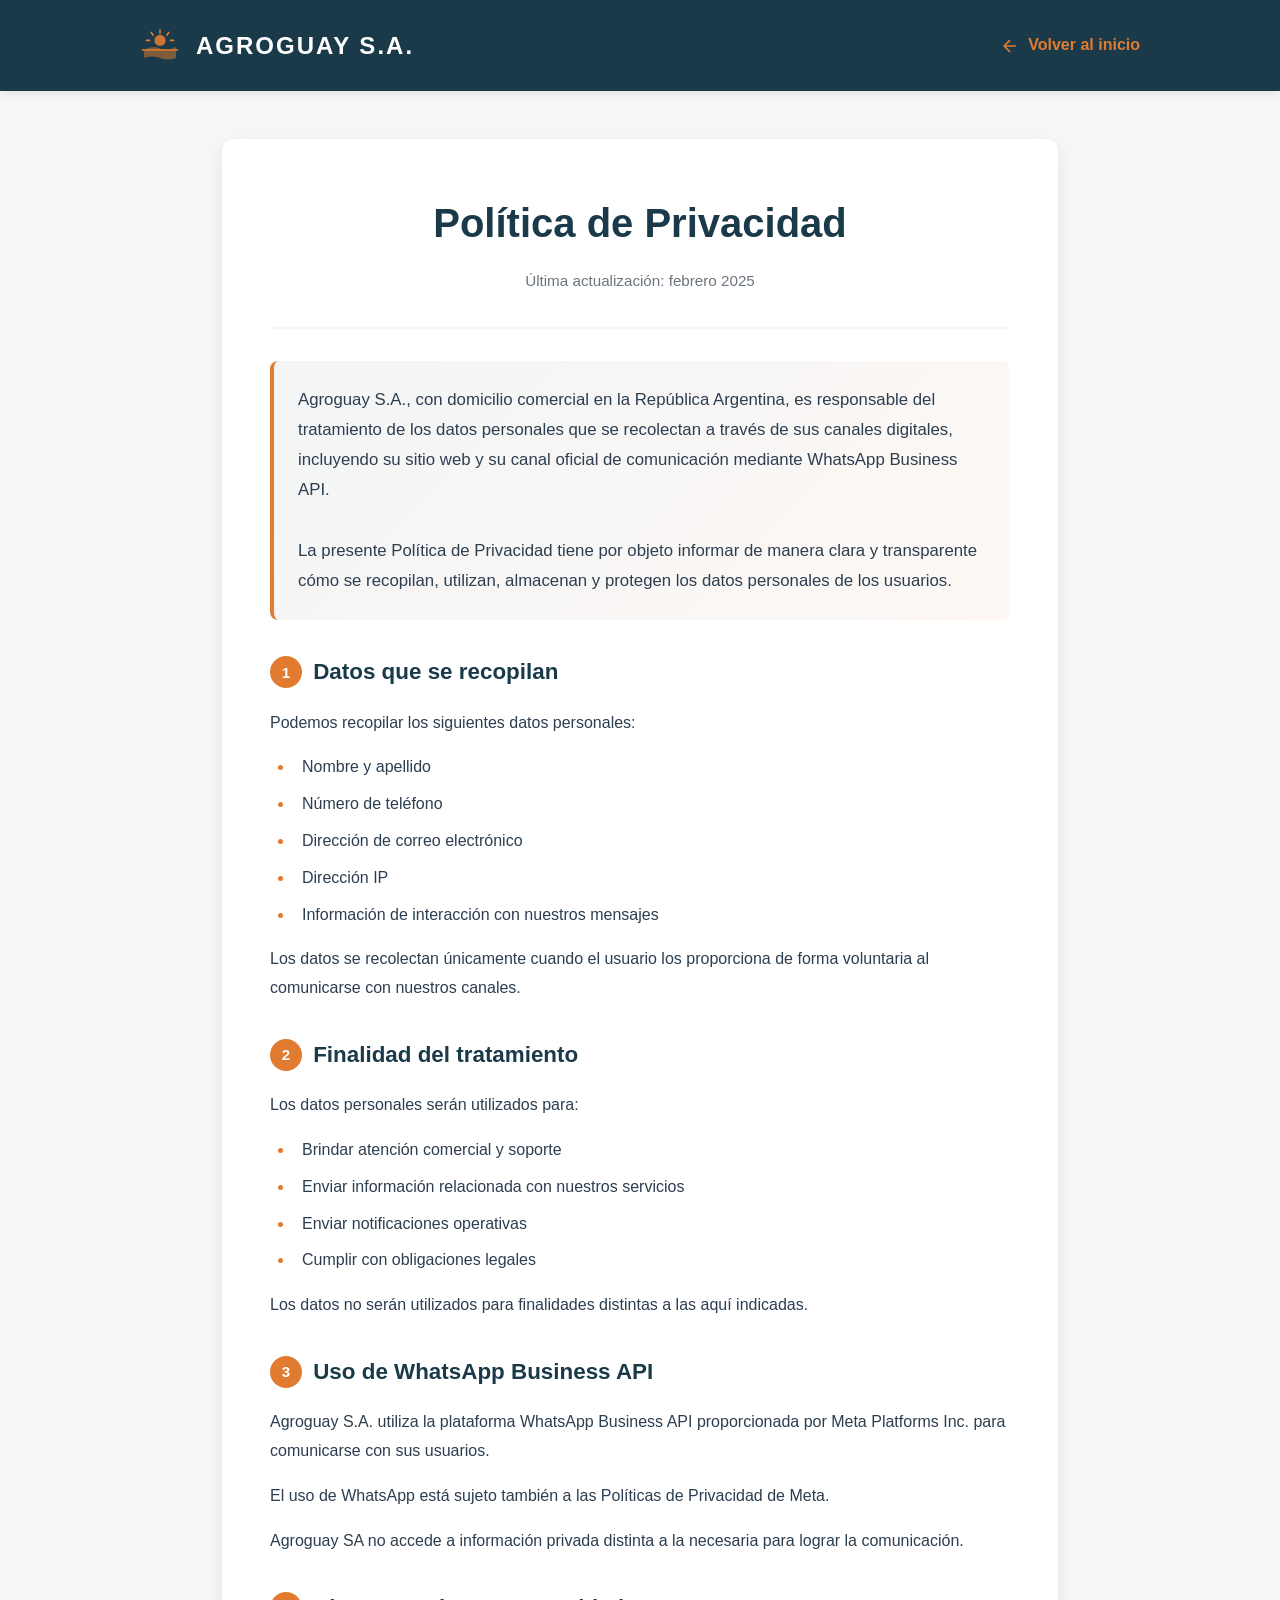
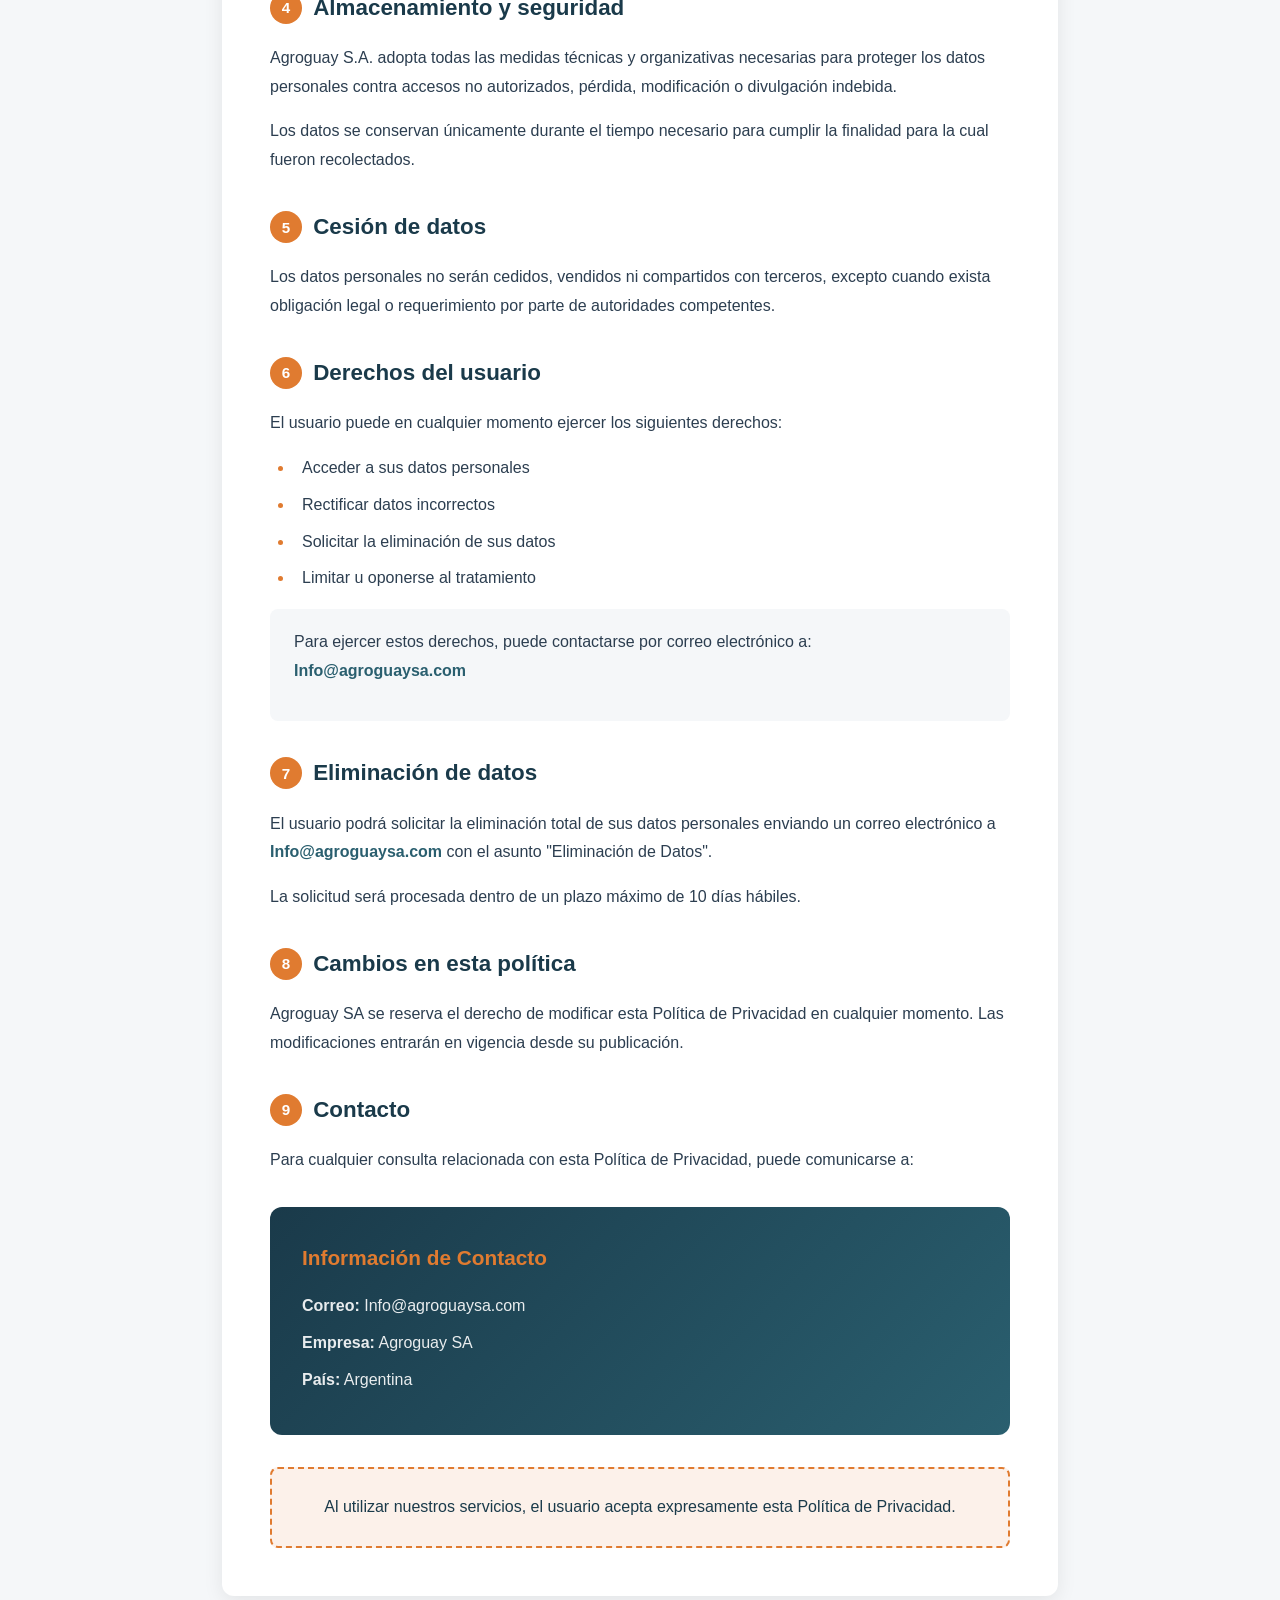
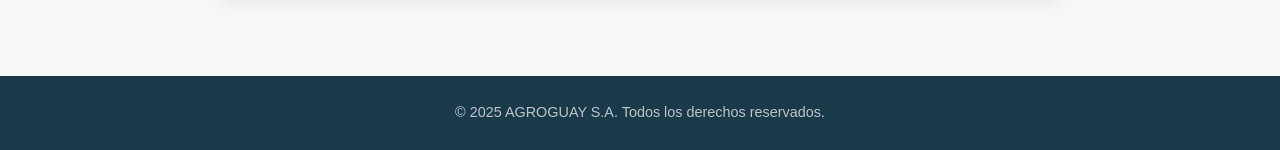
<file: politica-privacidad.html>
<!DOCTYPE html>
<html lang="es">
<head>
    <meta charset="UTF-8">
    <meta name="viewport" content="width=device-width, initial-scale=1.0">
    <title>Política de Privacidad - AGROGUAY S.A.</title>
    <link rel="icon" type="image/svg+xml" href="favicon.svg">
    <style>
        :root {
            --primary-green: #1a3a4a;
            --secondary-green: #2a5f6f;
            --accent-gold: #e07b30;
            --bg-light: #f5f7f9;
            --text-dark: #2c3e50;
            --text-gray: #6c757d;
        }

        * {
            margin: 0;
            padding: 0;
            box-sizing: border-box;
        }

        body {
            font-family: 'Segoe UI', Tahoma, Geneva, Verdana, sans-serif;
            line-height: 1.8;
            color: var(--text-dark);
            background: var(--bg-light);
        }

        /* Header */
        .header {
            background: var(--primary-green);
            color: white;
            padding: 1.5rem 2rem;
            position: sticky;
            top: 0;
            z-index: 100;
            box-shadow: 0 2px 10px rgba(0,0,0,0.1);
        }

        .header-container {
            max-width: 1000px;
            margin: 0 auto;
            display: flex;
            justify-content: space-between;
            align-items: center;
        }

        .logo-container {
            display: flex;
            align-items: center;
            gap: 1rem;
            text-decoration: none;
            color: white;
        }

        .logo-icon {
            width: 40px;
            height: 40px;
            color: var(--accent-gold);
        }

        .logo-icon svg {
            width: 100%;
            height: 100%;
        }

        .logo {
            font-size: 1.5rem;
            font-weight: bold;
            letter-spacing: 2px;
        }

        .back-link {
            color: var(--accent-gold);
            text-decoration: none;
            font-weight: 600;
            transition: all 0.3s ease;
            display: flex;
            align-items: center;
            gap: 0.5rem;
        }

        .back-link:hover {
            color: white;
        }

        /* Main Content */
        .main-content {
            max-width: 900px;
            margin: 0 auto;
            padding: 3rem 2rem;
        }

        .policy-container {
            background: white;
            border-radius: 12px;
            padding: 3rem;
            box-shadow: 0 5px 20px rgba(0,0,0,0.08);
        }

        .policy-title {
            font-size: 2.5rem;
            color: var(--primary-green);
            margin-bottom: 0.5rem;
            text-align: center;
        }

        .policy-date {
            text-align: center;
            color: var(--text-gray);
            font-size: 0.95rem;
            margin-bottom: 2rem;
            padding-bottom: 2rem;
            border-bottom: 2px solid var(--bg-light);
        }

        .policy-intro {
            font-size: 1.05rem;
            margin-bottom: 2rem;
            padding: 1.5rem;
            background: linear-gradient(135deg, rgba(26, 58, 74, 0.05), rgba(224, 123, 48, 0.05));
            border-radius: 8px;
            border-left: 4px solid var(--accent-gold);
        }

        .section {
            margin-bottom: 2rem;
        }

        .section-title {
            font-size: 1.4rem;
            color: var(--primary-green);
            margin-bottom: 1rem;
            display: flex;
            align-items: center;
            gap: 0.7rem;
        }

        .section-number {
            background: var(--accent-gold);
            color: white;
            width: 32px;
            height: 32px;
            border-radius: 50%;
            display: flex;
            align-items: center;
            justify-content: center;
            font-size: 0.95rem;
            font-weight: bold;
        }

        .section p {
            margin-bottom: 1rem;
            color: var(--text-dark);
        }

        .section ul {
            margin: 1rem 0 1rem 1.5rem;
            color: var(--text-dark);
        }

        .section ul li {
            margin-bottom: 0.5rem;
            position: relative;
            padding-left: 0.5rem;
        }

        .section ul li::marker {
            color: var(--accent-gold);
        }

        .highlight-box {
            background: var(--bg-light);
            padding: 1.2rem 1.5rem;
            border-radius: 8px;
            margin: 1rem 0;
        }

        .email-link {
            color: var(--secondary-green);
            font-weight: 600;
            text-decoration: none;
            transition: color 0.3s ease;
        }

        .email-link:hover {
            color: var(--accent-gold);
        }

        .contact-box {
            background: linear-gradient(135deg, var(--primary-green), var(--secondary-green));
            color: white;
            padding: 2rem;
            border-radius: 12px;
            margin-top: 2rem;
        }

        .contact-box h3 {
            color: var(--accent-gold);
            margin-bottom: 1rem;
            font-size: 1.3rem;
        }

        .contact-box p {
            margin-bottom: 0.5rem;
            color: rgba(255,255,255,0.9);
        }

        .acceptance-note {
            margin-top: 2rem;
            padding: 1.5rem;
            background: rgba(224, 123, 48, 0.1);
            border-radius: 8px;
            text-align: center;
            font-weight: 500;
            color: var(--primary-green);
            border: 2px dashed var(--accent-gold);
        }

        /* Footer */
        .footer {
            background: var(--primary-green);
            color: white;
            text-align: center;
            padding: 1.5rem;
            margin-top: 2rem;
        }

        .footer p {
            color: rgba(255,255,255,0.7);
            font-size: 0.9rem;
        }

        /* Responsive */
        @media (max-width: 768px) {
            .policy-container {
                padding: 2rem 1.5rem;
            }

            .policy-title {
                font-size: 2rem;
            }

            .section-title {
                font-size: 1.2rem;
            }

            .header-container {
                flex-direction: column;
                gap: 1rem;
            }
        }
    </style>
</head>
<body>
    <!-- Header -->
    <header class="header">
        <div class="header-container">
            <a href="index.html" class="logo-container">
                <div class="logo-icon">
                    <svg viewBox="0 0 50 50" xmlns="http://www.w3.org/2000/svg">
                        <circle cx="25" cy="18" r="7" fill="currentColor" opacity="0.9"/>
                        <line x1="25" y1="5" x2="25" y2="9" stroke="currentColor" stroke-width="2" stroke-linecap="round"/>
                        <line x1="14" y1="8" x2="16.5" y2="11.5" stroke="currentColor" stroke-width="2" stroke-linecap="round"/>
                        <line x1="36" y1="8" x2="33.5" y2="11.5" stroke="currentColor" stroke-width="2" stroke-linecap="round"/>
                        <line x1="8" y1="18" x2="12" y2="18" stroke="currentColor" stroke-width="2" stroke-linecap="round"/>
                        <line x1="38" y1="18" x2="42" y2="18" stroke="currentColor" stroke-width="2" stroke-linecap="round"/>
                        <path d="M5 30 Q15 24 25 28 Q35 32 45 26 L45 40 Q35 44 25 40 Q15 36 5 40 Z" fill="currentColor" opacity="0.5"/>
                        <line x1="3" y1="30" x2="47" y2="30" stroke="currentColor" stroke-width="2" stroke-linecap="round"/>
                    </svg>
                </div>
                <span class="logo">AGROGUAY S.A.</span>
            </a>
            <a href="index.html" class="back-link">
                <svg width="20" height="20" viewBox="0 0 24 24" fill="none" stroke="currentColor" stroke-width="2">
                    <path d="M19 12H5M12 19l-7-7 7-7"/>
                </svg>
                Volver al inicio
            </a>
        </div>
    </header>

    <!-- Main Content -->
    <main class="main-content">
        <div class="policy-container">
            <h1 class="policy-title">Política de Privacidad</h1>
            <p class="policy-date">Última actualización: febrero 2025</p>

            <p class="policy-intro">
                Agroguay S.A., con domicilio comercial en la República Argentina, es responsable del tratamiento de los datos personales que se recolectan a través de sus canales digitales, incluyendo su sitio web y su canal oficial de comunicación mediante WhatsApp Business API.
                <br><br>
                La presente Política de Privacidad tiene por objeto informar de manera clara y transparente cómo se recopilan, utilizan, almacenan y protegen los datos personales de los usuarios.
            </p>

            <div class="section">
                <h2 class="section-title">
                    <span class="section-number">1</span>
                    Datos que se recopilan
                </h2>
                <p>Podemos recopilar los siguientes datos personales:</p>
                <ul>
                    <li>Nombre y apellido</li>
                    <li>Número de teléfono</li>
                    <li>Dirección de correo electrónico</li>
                    <li>Dirección IP</li>
                    <li>Información de interacción con nuestros mensajes</li>
                </ul>
                <p>Los datos se recolectan únicamente cuando el usuario los proporciona de forma voluntaria al comunicarse con nuestros canales.</p>
            </div>

            <div class="section">
                <h2 class="section-title">
                    <span class="section-number">2</span>
                    Finalidad del tratamiento
                </h2>
                <p>Los datos personales serán utilizados para:</p>
                <ul>
                    <li>Brindar atención comercial y soporte</li>
                    <li>Enviar información relacionada con nuestros servicios</li>
                    <li>Enviar notificaciones operativas</li>
                    <li>Cumplir con obligaciones legales</li>
                </ul>
                <p>Los datos no serán utilizados para finalidades distintas a las aquí indicadas.</p>
            </div>

            <div class="section">
                <h2 class="section-title">
                    <span class="section-number">3</span>
                    Uso de WhatsApp Business API
                </h2>
                <p>Agroguay S.A. utiliza la plataforma WhatsApp Business API proporcionada por Meta Platforms Inc. para comunicarse con sus usuarios.</p>
                <p>El uso de WhatsApp está sujeto también a las Políticas de Privacidad de Meta.</p>
                <p>Agroguay SA no accede a información privada distinta a la necesaria para lograr la comunicación.</p>
            </div>

            <div class="section">
                <h2 class="section-title">
                    <span class="section-number">4</span>
                    Almacenamiento y seguridad
                </h2>
                <p>Agroguay S.A. adopta todas las medidas técnicas y organizativas necesarias para proteger los datos personales contra accesos no autorizados, pérdida, modificación o divulgación indebida.</p>
                <p>Los datos se conservan únicamente durante el tiempo necesario para cumplir la finalidad para la cual fueron recolectados.</p>
            </div>

            <div class="section">
                <h2 class="section-title">
                    <span class="section-number">5</span>
                    Cesión de datos
                </h2>
                <p>Los datos personales no serán cedidos, vendidos ni compartidos con terceros, excepto cuando exista obligación legal o requerimiento por parte de autoridades competentes.</p>
            </div>

            <div class="section">
                <h2 class="section-title">
                    <span class="section-number">6</span>
                    Derechos del usuario
                </h2>
                <p>El usuario puede en cualquier momento ejercer los siguientes derechos:</p>
                <ul>
                    <li>Acceder a sus datos personales</li>
                    <li>Rectificar datos incorrectos</li>
                    <li>Solicitar la eliminación de sus datos</li>
                    <li>Limitar u oponerse al tratamiento</li>
                </ul>
                <div class="highlight-box">
                    <p>Para ejercer estos derechos, puede contactarse por correo electrónico a: <a href="mailto:Info@agroguaysa.com" class="email-link">Info@agroguaysa.com</a></p>
                </div>
            </div>

            <div class="section">
                <h2 class="section-title">
                    <span class="section-number">7</span>
                    Eliminación de datos
                </h2>
                <p>El usuario podrá solicitar la eliminación total de sus datos personales enviando un correo electrónico a <a href="mailto:Info@agroguaysa.com" class="email-link">Info@agroguaysa.com</a> con el asunto "Eliminación de Datos".</p>
                <p>La solicitud será procesada dentro de un plazo máximo de 10 días hábiles.</p>
            </div>

            <div class="section">
                <h2 class="section-title">
                    <span class="section-number">8</span>
                    Cambios en esta política
                </h2>
                <p>Agroguay SA se reserva el derecho de modificar esta Política de Privacidad en cualquier momento. Las modificaciones entrarán en vigencia desde su publicación.</p>
            </div>

            <div class="section">
                <h2 class="section-title">
                    <span class="section-number">9</span>
                    Contacto
                </h2>
                <p>Para cualquier consulta relacionada con esta Política de Privacidad, puede comunicarse a:</p>
                <div class="contact-box">
                    <h3>Información de Contacto</h3>
                    <p><strong>Correo:</strong> Info@agroguaysa.com</p>
                    <p><strong>Empresa:</strong> Agroguay SA</p>
                    <p><strong>País:</strong> Argentina</p>
                </div>
            </div>

            <div class="acceptance-note">
                Al utilizar nuestros servicios, el usuario acepta expresamente esta Política de Privacidad.
            </div>
        </div>
    </main>

    <!-- Footer -->
    <footer class="footer">
        <p>&copy; 2025 AGROGUAY S.A. Todos los derechos reservados.</p>
    </footer>
</body>
</html>
</file>
